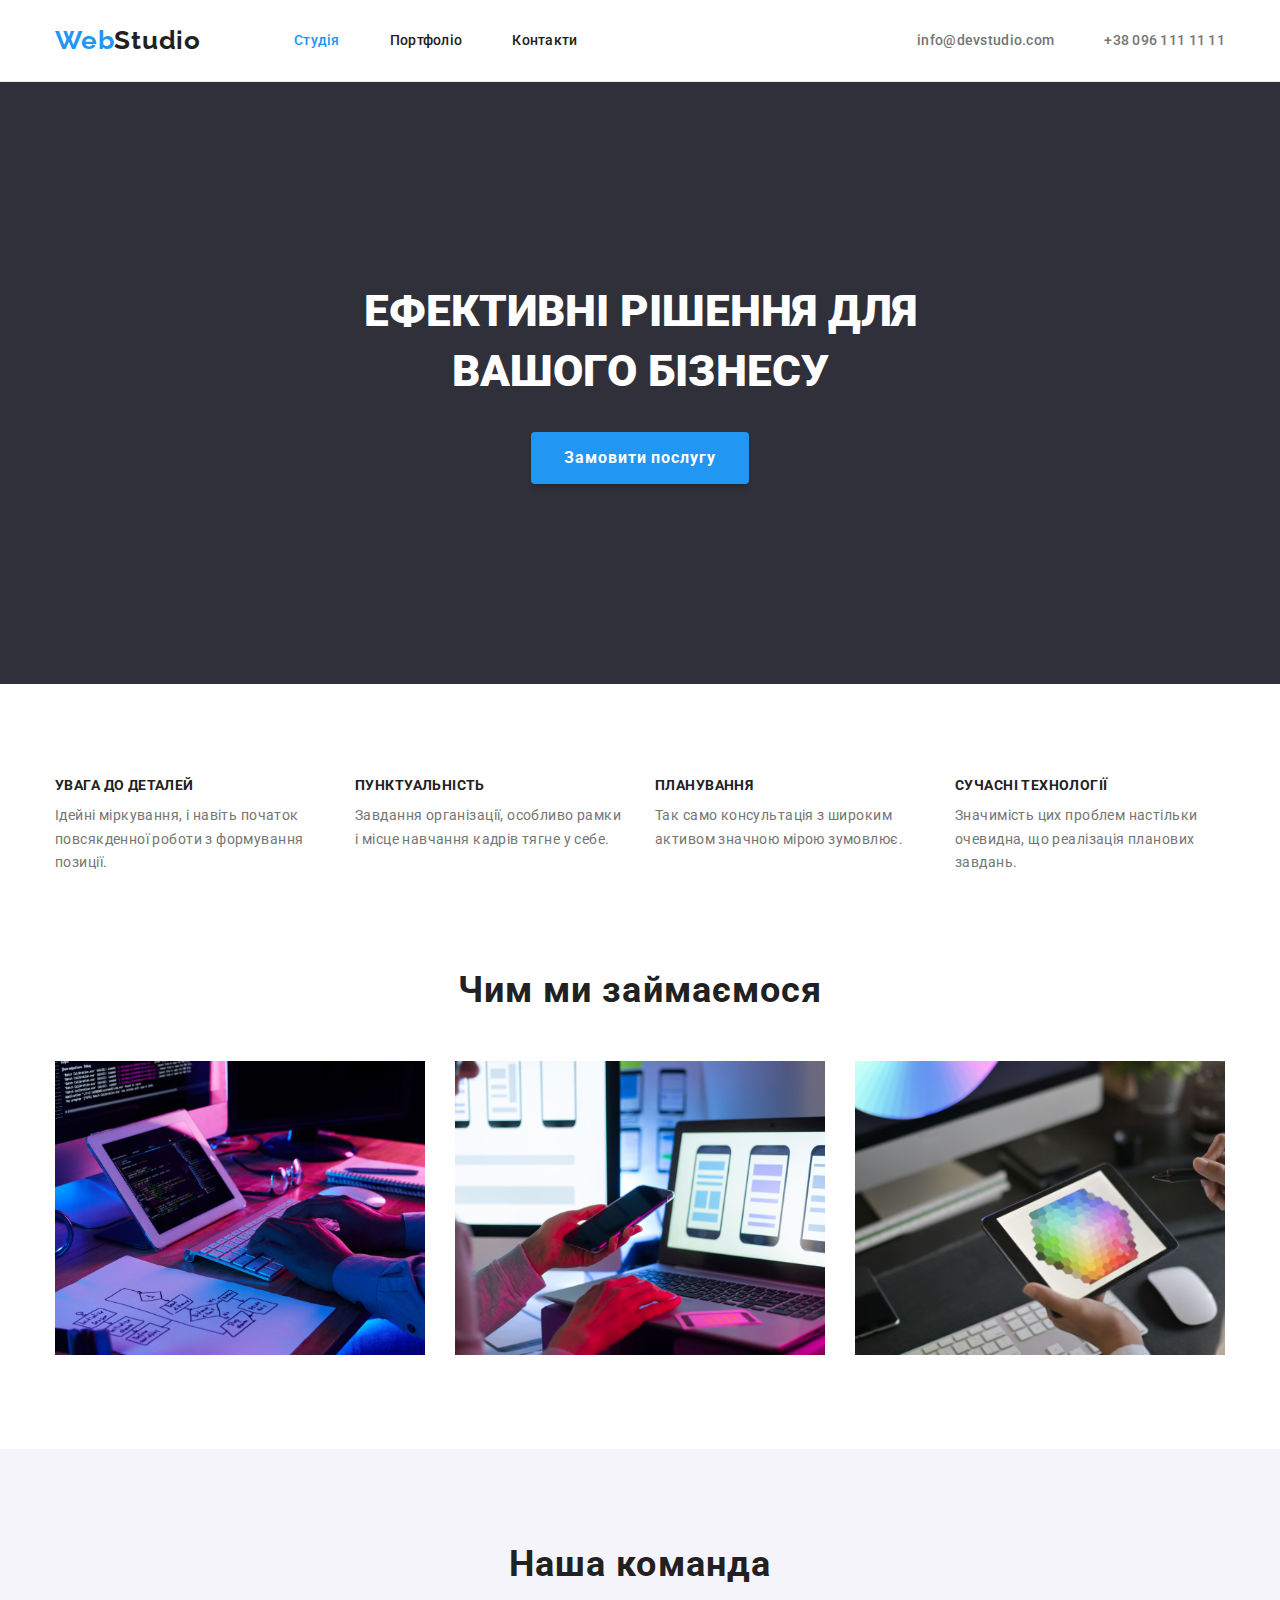
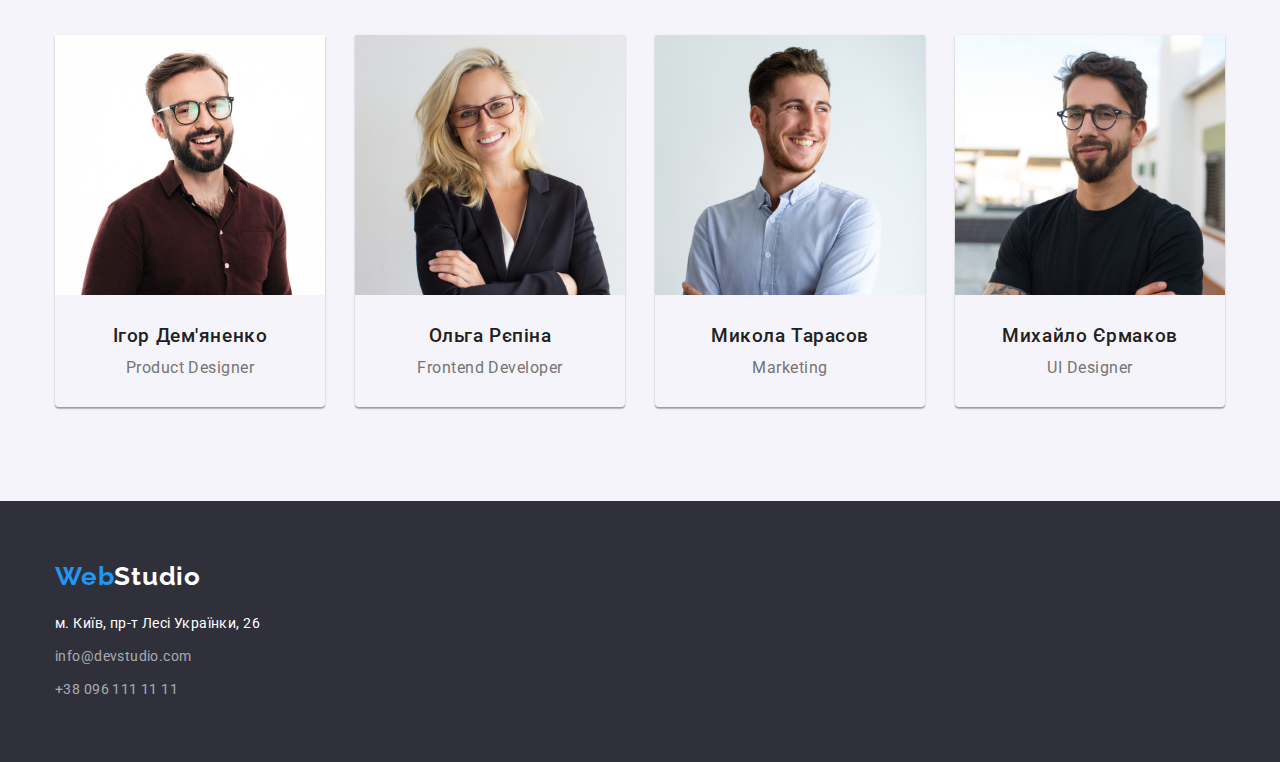
<file: index.html>
<!DOCTYPE html>
<html lang="uk">

<head>
    <meta charset="UTF-8">
    <meta http-equiv="X-UA-Compatible" content="IE=edge">
    <meta name="viewport" content="width=device-width, initial-scale=1.0">
    <title>Document</title>
    <link rel="stylesheet" href="https://cdnjs.cloudflare.com/ajax/libs/modern-normalize/1.0.0/modern-normalize.min.css" />
    <link rel="stylesheet" href="./css/styles.css" />
    <link rel="preconnect" href="https://fonts.googleapis.com">
    <link rel="preconnect" href="https://fonts.gstatic.com" crossorigin>
    <link href="https://fonts.googleapis.com/css2?family=Raleway:wght@700&family=Roboto:wght@400;500;700;900&display=swap"
    rel="stylesheet">
</head>

<body>
    <header>
    <div class="container header-container">
        <nav class="head-nav">
            <a href="./index.html" class="logo-text-head"> <span class="logo-part">Web</span>Studio</a>
            <ul class="main-nav-list list">
                <li class="nav-item "><a href="./index.html" class="nav-link current-link" lang="uk"> Студія </a></li>
                <li class="nav-item"><a href="./portfolio.html" class="nav-link" lang="uk"> Портфоліо </a></li>
                <li class="nav-item"><a href="" class="nav-link" lang="uk"> Контакти </a></li>
            </ul>
        </nav>
        <ul class="list contacts-list">
            <li class="contacts-header-item"> <a href="mailto:example@gmail.com" class="contacts-header-link">
                    info@devstudio.com </a> </li>
            <li class="contacts-header-item"> <a href="tel:+380961111111" class="contacts-header-link"> +38 096 111 11 11 </a>
            </li>
        </ul>
    </div>
    </header>

    <main>
        <section class = "hero-section" >
        <div class="container">
            <h1 class = "hero"> Ефективні рішення для вашого бізнесу </h1>
            <button type="button" class="button"> Замовити послугу </button>
        </div>
        </section>
       
        <section class="section-features">
        <div class="container">
        <h2 class ="section-title visually-hidden">Характеристики команди</h2>
            <ul class = "features-list list">
                <li class="features-list-item">
                    <h3 class = "feature-title">Увага до деталей</h3>
                    <p class = "feature-text">Ідейні міркування, і навіть початок повсякденної роботи з формування позиції.</p>
                </li>
                <li class="features-list-item">
                    <h3 class = "feature-title" >Пунктуальність</h3>
                    <p class="feature-text" >Завдання організації, особливо рамки і місце навчання кадрів тягне у себе.</p>
                </li>
                <li class="features-list-item">
                    <h3 class = "feature-title">Планування</h3>
                    <p class="feature-text">Так само консультація з широким активом значною мірою зумовлює.</p>
                </li>
                <li class="features-list-item">
                    <h3 class = "feature-title">Сучасні технології</h3>
                    <p class="feature-text">Значимість цих проблем настільки очевидна, що реалізація планових завдань.</p>
                </li>
            </ul>
        </div>
        </section>

        <section class="section what-we-do">
        <div class="container">
            <h2 class ="section-title">Чим ми займаємося</h2>
            <ul class="what-we-do-img list">
                <li class="what-we-do-img-item">
                        <img src="./images/1.svg" 
                        alt="Men's heands typing on a keyboard" width="370" />
                </li>
                <li class="what-we-do-img-item">
                        <img src="./images/2.svg" 
                        alt="Women's heands with sellphone" width="370" />
                </li>
                <li class="what-we-do-img-item">
                        <img src="./images/3.svg" 
                        alt="Men's heands with ipad" width="370" />
                </li>
            </ul>
        </div>
        </section>

        <section class="section team">
        <div class="container">
            <h2 class ="section-title"> Наша команда</h2>
            <ul class="team-cards-list list">
                <li class="team-card">
                    <img src="./images/team1.jpeg"  class="photo-persona"
                    alt="Ігор Дем'яненко " width="270" />
                    <div class="team-card-text">
                        <h3 class = "worker-name">Ігор Дем'яненко </h3>
                       <p class ="worker-job" lang="en">Product Designer</p>
                    </div>
                </li>
                <li class="team-card">
                    <img src="./images/team2.jpeg" class="photo-persona"
                    alt="Ольга Рєпіна " width="270" />
                    <div class="team-card-text">
                        <h3 class = "worker-name">Ольга Рєпіна </h3>
                        <p class ="worker-job" lang="uk">Frontend Developer</p>
                    </div>
                </li>
                <li class="team-card">
                    <img src="./images/team3.jpeg" class="photo-persona"
                    alt=" Микола Тарасов " width="270" />
                    <div class="team-card-text">
                        <h3 class = "worker-name"> Микола Тарасов </h3>
                        <p  class ="worker-job" lang="uk"> Marketing </p>
                    </div>
                </li>
                <li class="team-card">
                    <img src="./images/team4.jpeg" class="photo-persona"
                    alt=" Михайло Єрмаков " width="270" />
                    <div class="team-card-text">
                        <h3 class = "worker-name"> Михайло Єрмаков </h3>
                    <p class ="worker-job" lang="uk"> UI Designer </p>
                </div>
                </li>
            </ul>
        </div>
        </section>
    
    </main>

    <footer>
        <div class="container">
        <a href="./index.html" class="logo-text-footer"> <span class="logo-part">Web</span>Studio</a>
        <address>
            <p class ="address-footer"> м. Київ, пр-т Лесі Українки, 26 </p>
            <ul class="list">
                <li class="address-list-item"> <a href="mailto:example@gmail.com" class="contacts-footer"> info@devstudio.com </a> </li>
                <li class="address-list-item"> <a href="tel:+380961111111" class="contacts-footer"> +38 096 111 11 11 </a> </li>
            </ul>
        </address>
        </div>
    </footer>

</body>

</html>
</file>
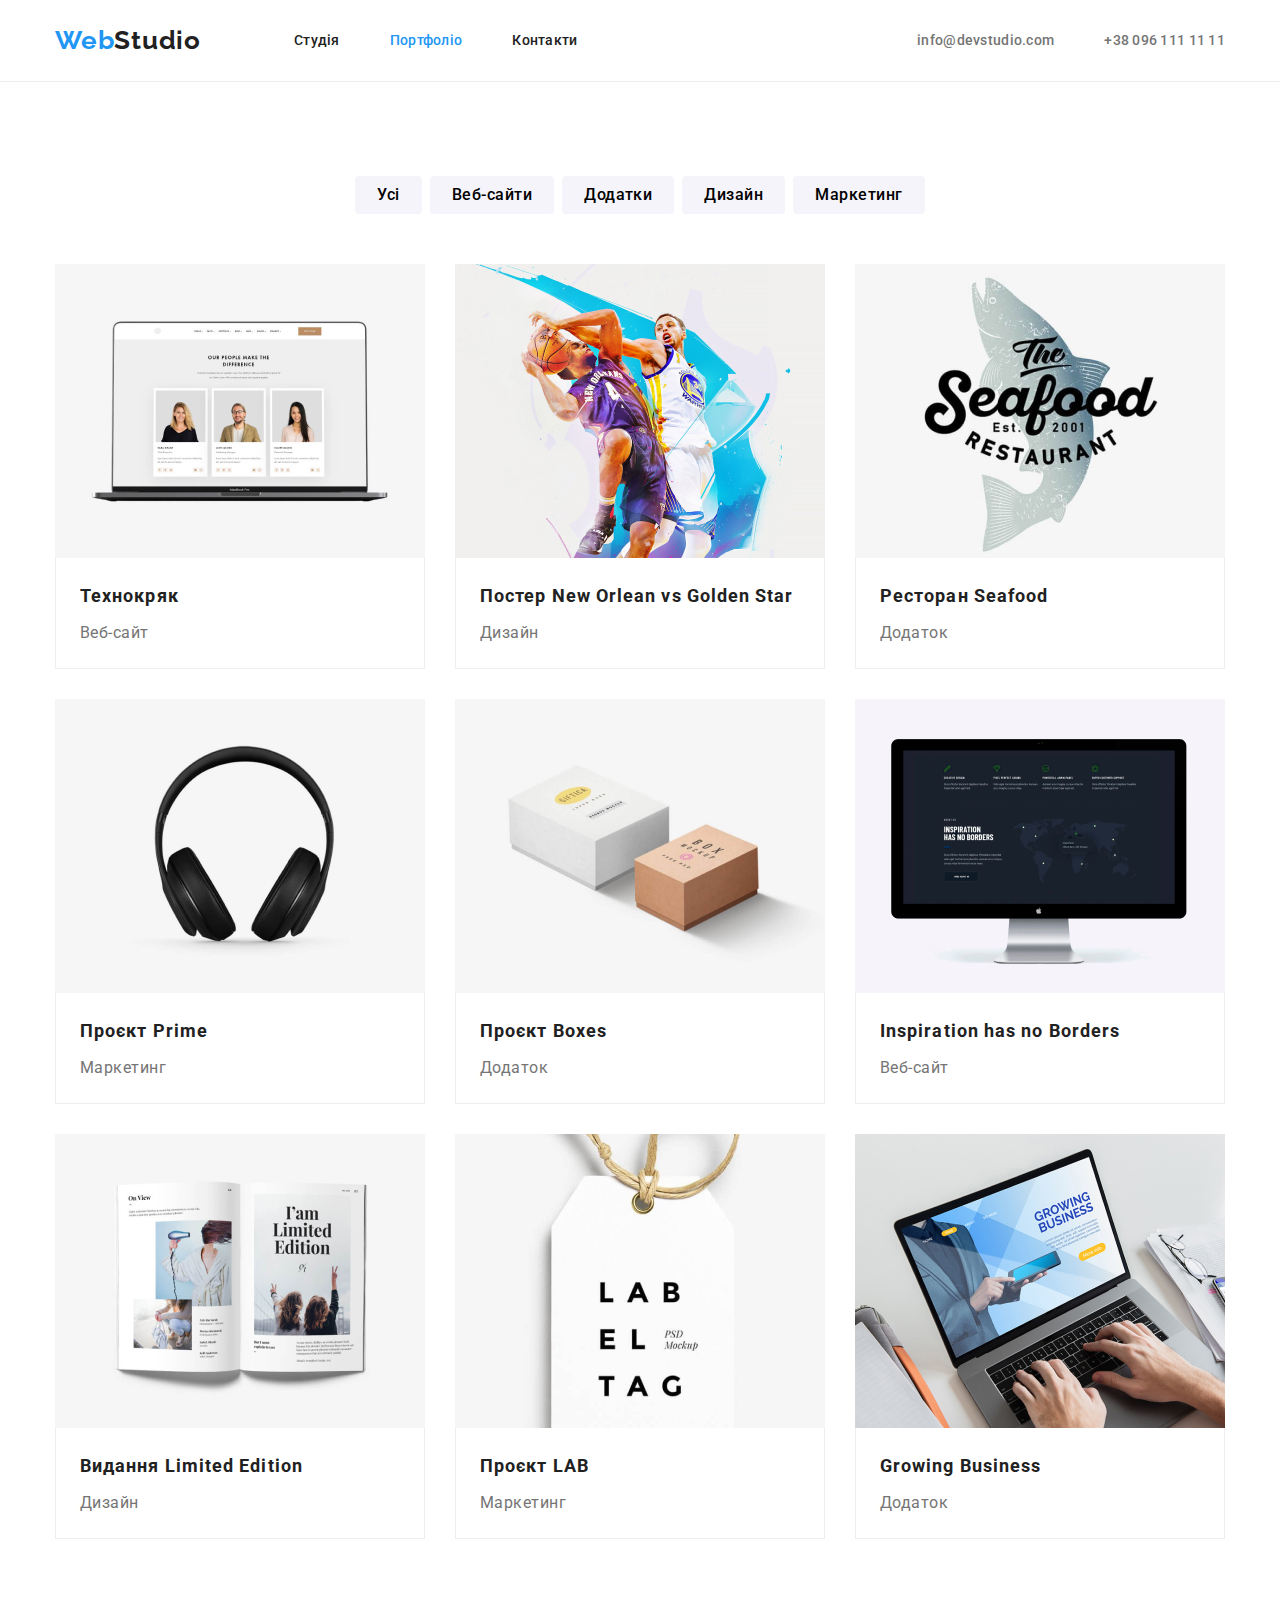
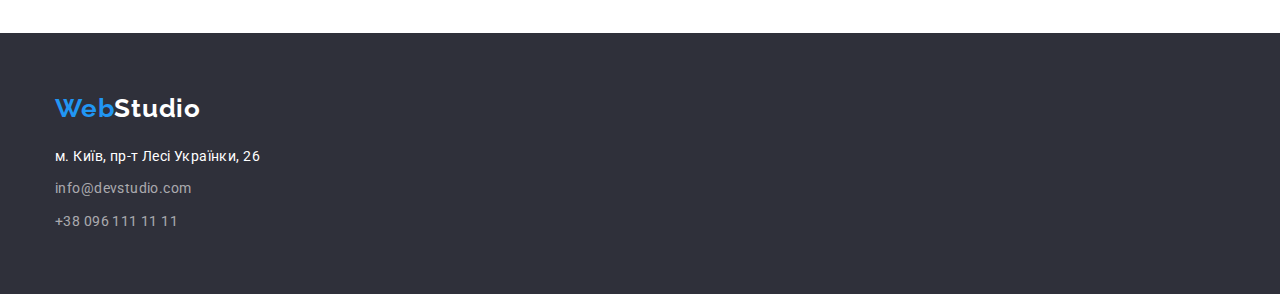
<file: portfolio.html>
<!DOCTYPE html>
<html lang="uk">

<head>
    <meta charset="UTF-8">
    <meta http-equiv="X-UA-Compatible" content="IE=edge">
    <meta name="viewport" content="width=device-width, initial-scale=1.0">
    <title>Document</title>
    <link rel="stylesheet" href="https://cdnjs.cloudflare.com/ajax/libs/modern-normalize/1.0.0/modern-normalize.min.css" />
    <link rel="stylesheet" href="./css/styles.css" />
    <link rel="preconnect" href="https://fonts.googleapis.com">
    <link rel="preconnect" href="https://fonts.gstatic.com" crossorigin>
    <link
        href="https://fonts.googleapis.com/css2?family=Raleway:wght@700&family=Roboto:wght@400;500;700;900&display=swap"
        rel="stylesheet">
</head>

<body>
    <header>
        <div class="container header-container">
            <nav class="head-nav">
                <a href="./index.html" class="logo-text-head"> <span class="logo-part">Web</span>Studio</a>
                <ul class="main-nav-list list">
                    <li class="nav-item "><a href="./index.html" class="nav-link " lang="uk"> Студія </a></li>
                    <li class="nav-item"><a href="./portfolio.html" class="nav-link current-link" lang="uk"> Портфоліо </a></li>
                    <li class="nav-item"><a href="" class="nav-link" lang="uk"> Контакти </a></li>
                </ul>
            </nav>
            <ul class="list contacts-list">
                <li class="contacts-header-item"> <a href="mailto:example@gmail.com" class="contacts-header-link">
                        info@devstudio.com </a> </li>
                <li class="contacts-header-item"> <a href="tel:+380961111111" class="contacts-header-link"> +38 096 111 11
                        11 </a>
                </li>
            </ul>
        </div>
    </header>

<main>
<section class="section-works">
<div class="container ">
    <h1 class ="visually-hidden"> Портфоліо </h1>
    <ul class="filters-list list">
        <li class="filter-list-item"> <button type="button" class="filter"> Усі </button></li>
        <li class="filter-list-item"> <button type="button" class="filter"> Веб-сайти </button></li>
        <li class="filter-list-item"> <button type="button" class="filter"> Додатки </button></li>
        <li class="filter-list-item"> <button type="button" class="filter"> Дизайн</button></li>
        <li class="filter-list-item"> <button type="button" class="filter"> Маркетинг</button></li>
    </ul>

    <ul class="work-sample-list list">
    <li class="work-sample-card">
        <img src="./images/portfolio1.jpg"  class="work-sample-img"
        alt="приклад Веб-сайту " width="370" />
        <div class="work-sample-card-naming">
            <h2 class="work-name"> Технокряк </h2>
            <p class="work-type"> Веб-сайт</p>
        </div>
    </li>
    <li class="work-sample-card">
        <img src="./images/portfolio2.jpg" class="work-sample-img"
        alt="приклад постер " width="370" />
        <div class="work-sample-card-naming">
            <h2 class="work-name"> Постер <span lang="en"> New Orlean vs Golden Star </span></h2>
            <p class="work-type"> Дизайн </p>
        </div>
    </li>
    <li class="work-sample-card">
        <img src="./images/portfolio3.jpg" class="work-sample-img"
        alt="приклад Додаток 1" width="370" />
        <div class="work-sample-card-naming">
            <h2 class="work-name"> Ресторан <span lang="en"> Seafood </span></h2>
            <p class="work-type"> Додаток </p>
        </div>
    </li>
    <li class="work-sample-card">
        <img src="./images/portfolio4.jpg" class="work-sample-img"
        alt="приклад Маркетинг " width="370" />
        <div class="work-sample-card-naming">
            <h2 class="work-name"> Проєкт <span lang="en">Prime </span> </h2>
            <p class="work-type"> Маркетинг </p>
        </div>
    </li>
    <li class="work-sample-card">
        <img src="./images/portfolio5.jpg" class="work-sample-img"
        alt="приклад  Додаток 2 " width="370" />
        <div class="work-sample-card-naming">
            <h2 class="work-name"> Проєкт <span lang="en"> Boxes </span> </h2>
            <p class="work-type"> Додаток </p>
        </div>
    </li>
    <li class="work-sample-card">
        <img src="./images/portfolio6.jpg" class="work-sample-img"
        alt="приклад  Веб-сайт2 " width="370" />
        <div class="work-sample-card-naming">
            <h2 class="work-name"> <span lang="en">Inspiration has no Borders </span> </h2>
            <p class="work-type"> Веб-сайт </p>
        </div>
    </li>
    <li class="work-sample-card">
        <img src="./images/portfolio7.jpg" class="work-sample-img"
        alt="приклад Дизайн " width="370" />
        <div class="work-sample-card-naming">
            <h2 class="work-name"> Видання <span lang="en"> Limited Edition </span> </h2>
            <p class="work-type"> Дизайн </p>
        </div>
    </li>
    <li class="work-sample-card">
        <img src="./images/portfolio8.jpg" class="work-sample-img"
        alt="приклад  Маркетинг " width="370" />
        <div class="work-sample-card-naming">
            <h2 class="work-name"> Проєкт LAB </h2>
            <p class="work-type"> Маркетинг </p>
        </div>
    </li>
    <li class="work-sample-card">
        <img src="./images/portfolio9.jpg" class="work-sample-img"
        alt="приклад  Додаток3 " width="370" />
        <div class="work-sample-card-naming">
            <h2 class="work-name"> <span lang="en"> Growing Business </span> </h2>
            <p class="work-type"> Додаток </p>
        </div>
    </li>
    </ul>
</div>
</section>
</main>
    
<footer>
    <div class="container">
        <a href="./index.html" class="logo-text-footer"> <span class="logo-part">Web</span>Studio</a>
        <address>
            <p class="address-footer"> м. Київ, пр-т Лесі Українки, 26 </p>
            <ul class="list">
                <li class="address-list-item"> <a href="mailto:example@gmail.com" class="contacts-footer">
                        info@devstudio.com </a> </li>
                <li class="address-list-item"> <a href="tel:+380961111111" class="contacts-footer"> +38 096 111 11 11
                    </a> </li>
            </ul>
        </address>
    </div>
</footer>

</body>
</html>
</file>
<file: css/styles.css>
:root{
    --primary-text-color: #212121;
    --title-text-color: #212121;
    --accent-color: #2196F3;
    --secondary-text-color: #757575;
    --primary-white-color:#ffffff;
    --background-dark-color: #2F303A;
    --background-even-section: #F5F4FA;
    --background-filter:#F5F4FA;
    --button: #2196F3;
    --active-button:#188CE8;
    --primary-font:'Roboto',
        sans-serif;
    --secondary-font:'Raleway',
        sans-serif;
}

body {
    margin: 0;
    font-family: var(--primary-font);
    color:var(--primary-text-color);
}

img{
    display: block;
}

button{
    border-radius: 4px;
    font-family: inherit;
    cursor: pointer;
}

ul, ol {
    margin-top: 0;
    margin-bottom: 0;
    padding-left: 0;
}

.list {
    list-style: none;
    text-decoration: none;
}

 h1, h2, h3, p, ul, li {
    margin-top: 0;
    margin-bottom: 0;
}

/* containers*/
.container {
    width: 1200px;
    margin-left: auto;
    margin-right: auto;
    padding-left: 15px;
    padding-right: 15px;
}

header {
    padding-top: 25px;
    padding-bottom: 25px;
}

/* logo  */
.logo-text-head {
    color: var(--primary-text-color);
    text-decoration: none;
    font-family: var(--secondary-font);
    font-weight: 700;
    font-size: 26px;
    line-height: 1.2;
    letter-spacing: 0.03em;
}

.logo-part{
    color:var(--accent-color);
}
.logo-text-head{
    margin-right: 93px;
}

/* header navigation */
.nav-link,
.contacts-list,
.contacts-header-link {
    text-decoration: none;
    font-weight: 500;
    font-size:14px;
    line-height: 1.2;
    letter-spacing: 0.02em;
}

.nav-link,
.contacts-list{
    color: var(--primary-text-color);
}

.contacts-header-link {
    color: var(--secondary-text-color);
}

.nav-link:hover,
.contacts-header-link:hover,
.nav-link:focus,
.contacts-header-link:focus {
    color:var(--accent-color);
}

.nav-item:not(:last-child),
.contacts-header-item:not(:last-child) {
    margin-right: 50px;
}

.head-nav,
.main-nav-list,
.contacts-list,
.header-container {
    display: flex;
    align-items: center;
}

header {
    border-bottom: 1px solid #ECECEC;
}

.contacts-list{
    margin-left: auto;
}

.current-link{
    color: var(--accent-color);
}

/* hero */
.hero-section {
    background-color: var(--background-dark-color);
    text-align: center;
    padding-top: 200px;
    padding-bottom: 200px;
}

.hero {
    color: var(--primary-white-color);
    text-transform: uppercase;
    font-weight: 900;
    font-size: 44px;
    line-height: 1.36;
    
    width: 696px;
    margin-left: auto;
    margin-right: auto;
    margin-bottom: 30px;
}

.button {
    font-weight: 700;
    font-size: 16px;
    line-height: 1.88;
    letter-spacing: 0.06em;
    text-align: center;
    
    padding: 10px 32px;
    min-width: 216px;
    background-color: var(--button);
    color: var(--primary-white-color);
    border: 1px solid transparent;
    box-shadow: 0px 4px 4px rgba(0, 0, 0, 0.15);
}

.button:focus, 
.button:hover,
.filter.focus,
.filter:hover {
    background-color: var(--active-button);
    box-shadow: 0px 3px 1px rgba(0, 0, 0, 0.1),  
                0px 1px 2px rgba(0, 0, 0, 0.08), 
                0px 2px 2px rgba(0, 0, 0, 0.12);
}

/*sections*/
.section-title {
    font-weight: 700;
    font-size: 36px;
    line-height: 1.17;
    text-align: center;
    letter-spacing: 0.03em;
    margin-bottom: 50px;
}
.section-features{
    padding-top:94px;
    padding-bottom: 94px;
}

.visually-hidden {
    position: absolute;
    width: 1px;
    height: 1px;
    margin: -1px;
    border: 0;
    padding: 0;
    white-space: nowrap;
    clip-path: inset(100%);
    clip: rect(0 0 0 0);
    overflow: hidden;
}

.features-list{
    display: flex;
}

.features-list-item {
    width: 270px;
}

.features-list-item:not(:last-child){
    margin-right: 30px;
}

.feature-title {
    margin-bottom: 10px;
    text-transform: uppercase;
    font-weight: 700;
    font-size: 14px;
    line-height: 1.14;
    letter-spacing: 0.03em;
}
.feature-text {
    font-size: 14px;
    line-height: 1.7;
    letter-spacing: 0.03em;
    color: var(--secondary-text-color);
}

.what-we-do{
padding-bottom: 94px;
}

.what-we-do-img,
.team-cards-list {
    display:flex;
    justify-content: space-around;
}

.what-we-do-img-item:not(:last-child),
.team-card:not(:last-child) {
    margin-right: 30px;
}

.team {
    background-color: var(--background-even-section);
    padding-top: 94px;
    padding-bottom: 94px;
}

.team-card{
    box-shadow: 0px 1px 3px 
                rgba(0, 0, 0, 0.12), 
                0px 1px 1px
                rgba(0, 0, 0, 0.14), 
                0px 2px 1px 
                rgba(0, 0, 0, 0.2);
    border-radius: 0px 0px 4px 4px;
}

.worker-name{
    font-weight: 500;
    line-height: 1.19;
    text-align: center;
    letter-spacing: 0.03em;
    margin-bottom: 10px;
}

.worker-job{
    line-height: 1.19;
    text-align: center;
    letter-spacing: 0.03em;
    color: var(--secondary-text-color);
}
.team-card-text {
    padding:30px;
}

/* Portfolio*/
.section-works{
    padding-top:94px;
    padding-bottom: 94px;
}
.filter {
    padding: 6px 22px 6px 22px;
    border: none;
    font-family: inherit;
    font-style: normal;
    font-weight: 500;
    font-size: 16px;
    line-height: 1.62;
    text-align: center;
    letter-spacing: 0.03em;
    background-color: var(--background-filter);
}

.filter:hover,
.filter.focus {
    background-color: var(--accent-color);
}

.filters-list {
    display: flex;
    justify-content: center;
    margin-bottom: 50px;
}

.filter-list-item:not(:last-child){
    margin-right: 8px;
}

.work-sample-list {
    display: flex;
    flex-wrap: wrap;
    gap: 30px;
}

.work-sample-card-naming {
    border-bottom: 1px solid #EEEEEE;
    border-left: 1px solid #EEEEEE;
    border-right: 1px solid #EEEEEE;
    padding: 20px 24px 20px 24px;
}

.work-name {
    margin-bottom: 4px;
    font-weight: 700;
    font-size: 18px;
    line-height: 2;
    letter-spacing: 0.06em;
}

.work-type {
    line-height: 1.88;
    letter-spacing: 0.03em;
    color: var(--secondary-text-color);
}

/*Footer*/
footer {
    background-color: var(--background-dark-color);
    padding-top: 60px;
    padding-bottom: 60px;
}

.logo-text-footer {
    display: block;
    color: var(--primary-white-color);
    text-decoration: none;
    font-family: var(--secondary-font);
    font-weight: 700;
    font-size: 26px;
    line-height: 1.2;
    letter-spacing: 0.03em;
    margin-bottom: 20px;
}

.address-footer {
    text-decoration: none;
    font-style: normal;
    font-size: 14px;
    line-height: 1.71;
    letter-spacing: 0.03em;
    color:var(--primary-white-color);
    margin-bottom: 9px;
}

.contacts-footer {
    text-decoration: none;
    font-style: normal;
    font-size: 14px;
    line-height: 1.71;
    letter-spacing: 0.03em;
    color: rgba(255, 255, 255, 0.6);
}

.address-list-item:not(:last-child) {
    margin-bottom: 9px;
}
</file>
